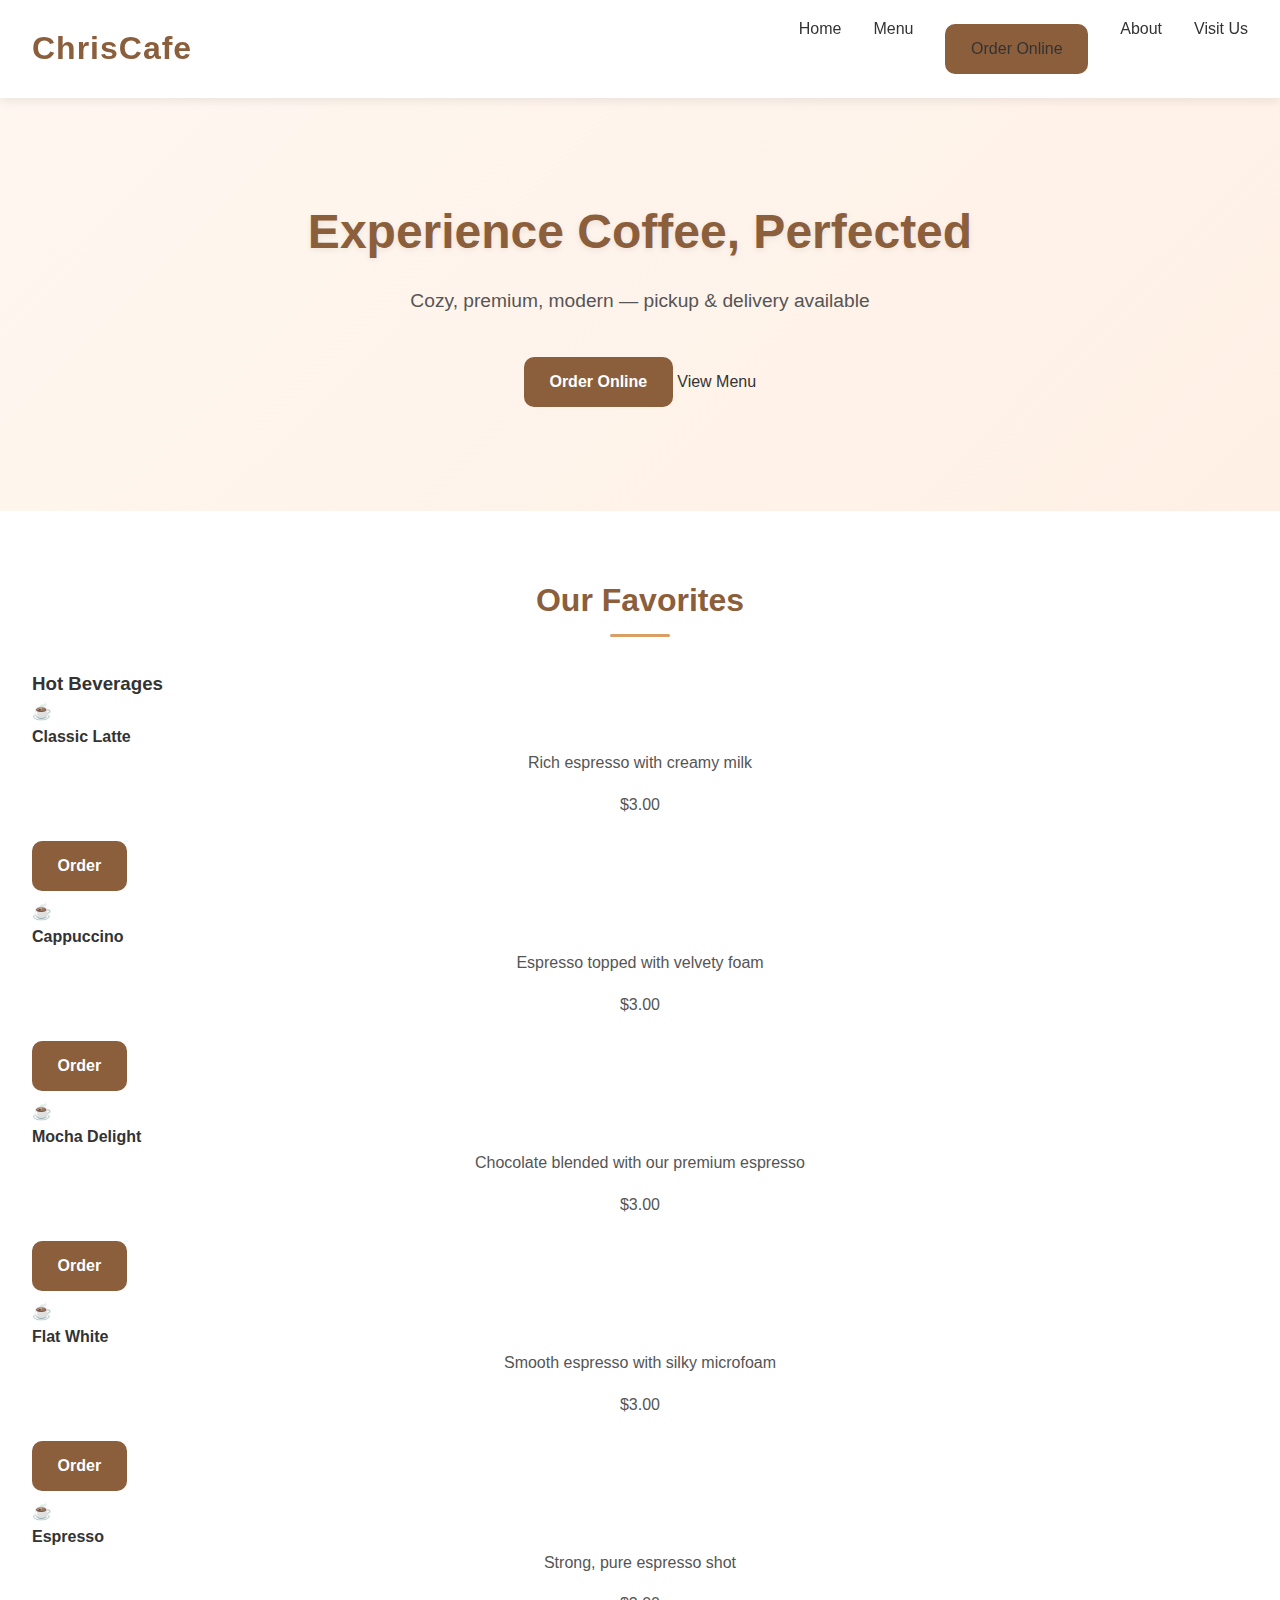
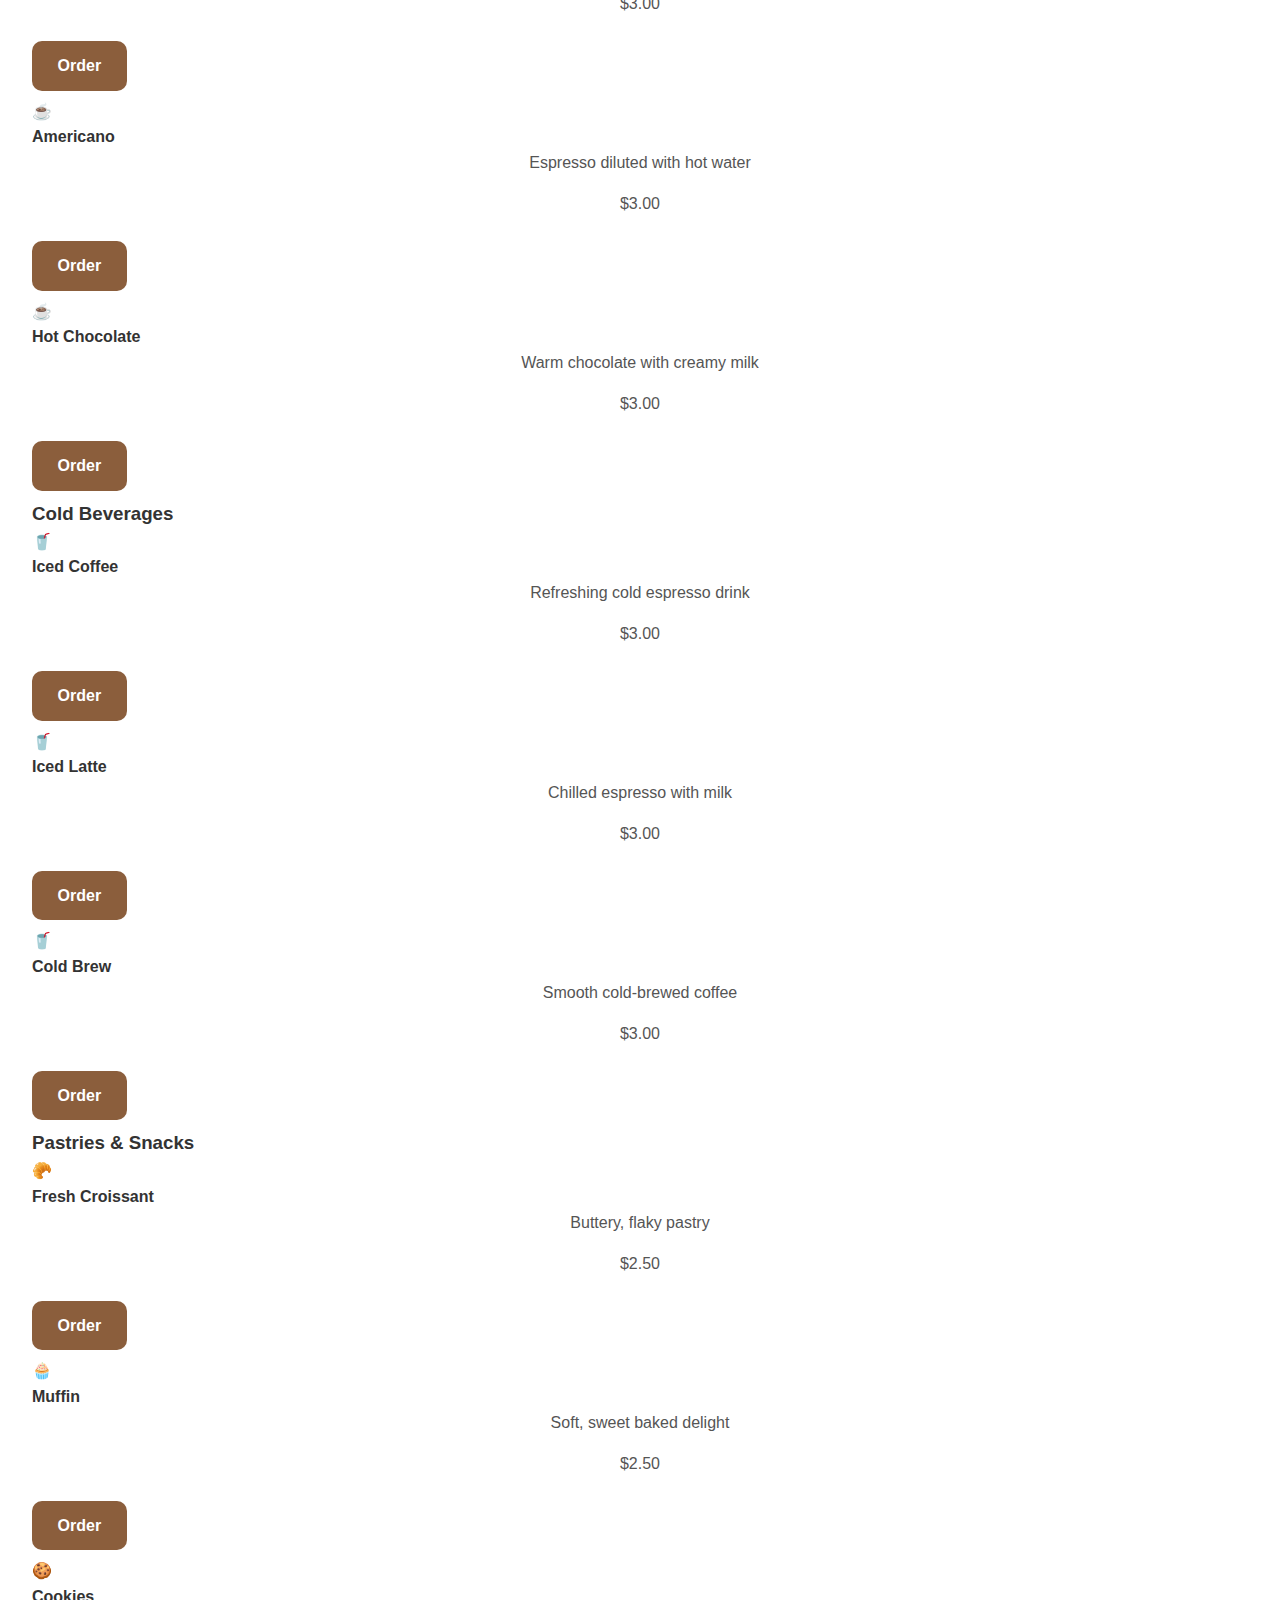
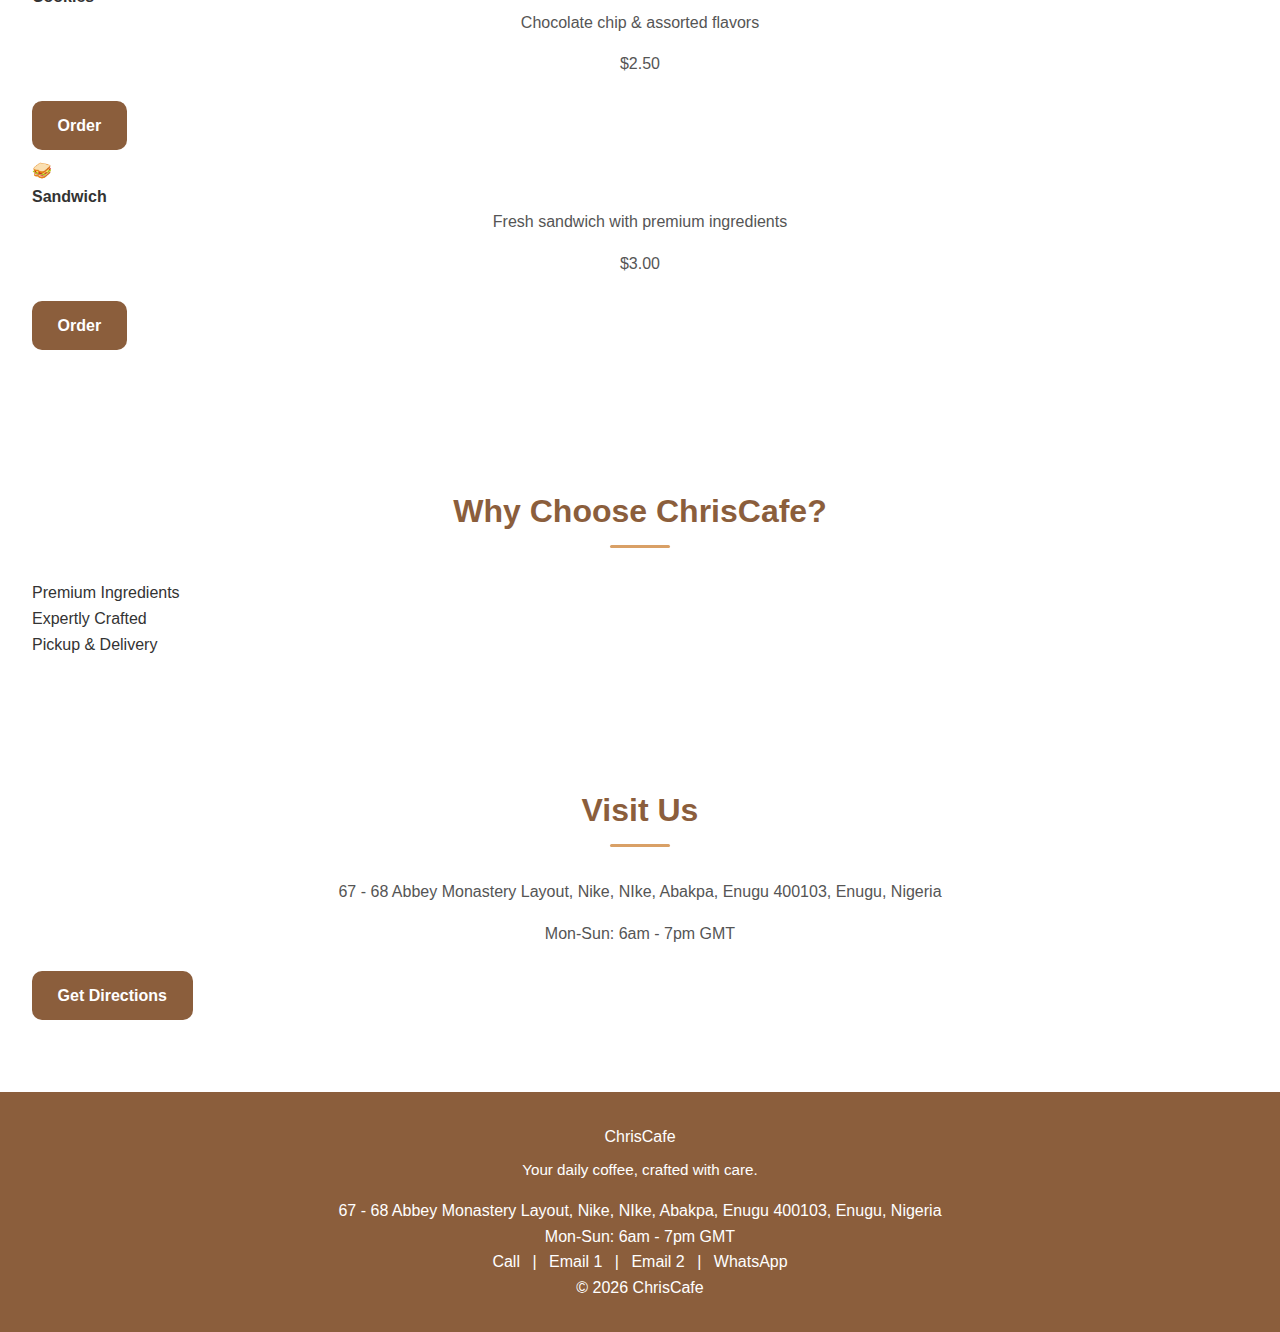
<file: index.html>
<!DOCTYPE html>
<html lang="en">
<head>
  <meta charset="UTF-8">
  <meta name="viewport" content="width=device-width, initial-scale=1.0">
  <title>ChrisCafe | Home</title>
  <link rel="stylesheet" href="assets/css/style.css">
  <meta name="description" content="ChrisCafe – Cozy, premium, modern coffee. Pickup & delivery available.">
</head>
<body>

  <!-- Header -->
  <header class="header">
    <div class="logo">ChrisCafe</div>
    <nav class="nav">
      <ul class="nav-list">
        <li><a href="index.html">Home</a></li>
        <li><a href="menu.html">Menu</a></li>
        <li><a href="order.html" class="primary-btn">Order Online</a></li>
        <li><a href="about.html">About</a></li>
        <li><a href="visit.html">Visit Us</a></li>
      </ul>
    </nav>
  </header>

  <!-- Hero Section -->
  <section class="hero">
    <div class="hero-content">
      <h1>Experience Coffee, Perfected</h1>
      <p>Cozy, premium, modern — pickup & delivery available</p>
      <a href="order.html" class="primary-btn">Order Online</a>
      <a href="menu.html" class="secondary-btn">View Menu</a>
    </div>
  </section>

  <!-- Featured Menu Section -->
  <section class="featured-menu">
    <h2>Our Favorites</h2>

    <!-- Hot Beverages -->
    <div class="menu-category">
      <h3>Hot Beverages</h3>
      <div class="products">
        <div class="product-card"><div class="product-image" aria-hidden="true">☕</div><h4>Classic Latte</h4><p>Rich espresso with creamy milk</p><p class="price">$3.00</p><a href="order.html" class="primary-btn">Order</a></div>
        <div class="product-card"><div class="product-image" aria-hidden="true">☕</div><h4>Cappuccino</h4><p>Espresso topped with velvety foam</p><p class="price">$3.00</p><a href="order.html" class="primary-btn">Order</a></div>
        <div class="product-card"><div class="product-image" aria-hidden="true">☕</div><h4>Mocha Delight</h4><p>Chocolate blended with our premium espresso</p><p class="price">$3.00</p><a href="order.html" class="primary-btn">Order</a></div>
        <div class="product-card"><div class="product-image" aria-hidden="true">☕</div><h4>Flat White</h4><p>Smooth espresso with silky microfoam</p><p class="price">$3.00</p><a href="order.html" class="primary-btn">Order</a></div>
        <div class="product-card"><div class="product-image" aria-hidden="true">☕</div><h4>Espresso</h4><p>Strong, pure espresso shot</p><p class="price">$3.00</p><a href="order.html" class="primary-btn">Order</a></div>
        <div class="product-card"><div class="product-image" aria-hidden="true">☕</div><h4>Americano</h4><p>Espresso diluted with hot water</p><p class="price">$3.00</p><a href="order.html" class="primary-btn">Order</a></div>
        <div class="product-card"><div class="product-image" aria-hidden="true">☕</div><h4>Hot Chocolate</h4><p>Warm chocolate with creamy milk</p><p class="price">$3.00</p><a href="order.html" class="primary-btn">Order</a></div>
      </div>
    </div>

    <!-- Cold Beverages -->
    <div class="menu-category">
      <h3>Cold Beverages</h3>
      <div class="products">
        <div class="product-card"><div class="product-image" aria-hidden="true">🥤</div><h4>Iced Coffee</h4><p>Refreshing cold espresso drink</p><p class="price">$3.00</p><a href="order.html" class="primary-btn">Order</a></div>
        <div class="product-card"><div class="product-image" aria-hidden="true">🥤</div><h4>Iced Latte</h4><p>Chilled espresso with milk</p><p class="price">$3.00</p><a href="order.html" class="primary-btn">Order</a></div>
        <div class="product-card"><div class="product-image" aria-hidden="true">🥤</div><h4>Cold Brew</h4><p>Smooth cold-brewed coffee</p><p class="price">$3.00</p><a href="order.html" class="primary-btn">Order</a></div>
      </div>
    </div>

    <!-- Pastries / Snacks -->
    <div class="menu-category">
      <h3>Pastries & Snacks</h3>
      <div class="products">
        <div class="product-card"><div class="product-image" aria-hidden="true">🥐</div><h4>Fresh Croissant</h4><p>Buttery, flaky pastry</p><p class="price">$2.50</p><a href="order.html" class="primary-btn">Order</a></div>
        <div class="product-card"><div class="product-image" aria-hidden="true">🧁</div><h4>Muffin</h4><p>Soft, sweet baked delight</p><p class="price">$2.50</p><a href="order.html" class="primary-btn">Order</a></div>
        <div class="product-card"><div class="product-image" aria-hidden="true">🍪</div><h4>Cookies</h4><p>Chocolate chip & assorted flavors</p><p class="price">$2.50</p><a href="order.html" class="primary-btn">Order</a></div>
        <div class="product-card"><div class="product-image" aria-hidden="true">🥪</div><h4>Sandwich</h4><p>Fresh sandwich with premium ingredients</p><p class="price">$3.00</p><a href="order.html" class="primary-btn">Order</a></div>
      </div>
    </div>
  </section>

  <!-- Why ChrisCafe Section -->
  <section class="why-chriscafe">
    <h2>Why Choose ChrisCafe?</h2>
    <div class="reasons">
      <div class="reason-card">Premium Ingredients</div>
      <div class="reason-card">Expertly Crafted</div>
      <div class="reason-card">Pickup & Delivery</div>
    </div>
  </section>

  <!-- Visit Snapshot Section -->
  <section class="visit-snapshot">
    <h2>Visit Us</h2>
    <p>67 - 68 Abbey Monastery Layout, Nike, NIke, Abakpa, Enugu 400103, Enugu, Nigeria</p>
    <p>Mon-Sun: 6am - 7pm GMT</p>
    <a href="visit.html" class="primary-btn">Get Directions</a>
  </section>

  <!-- Footer -->
  <footer class="footer">
    <div class="footer-logo">ChrisCafe</div>
    <p class="tagline">Your daily coffee, crafted with care.</p>
    <p class="address">67 - 68 Abbey Monastery Layout, Nike, NIke, Abakpa, Enugu 400103, Enugu, Nigeria</p>
    <p class="hours">Mon-Sun: 6am - 7pm GMT</p>
    <div class="contact">
      <a href="tel:+2348136612744">Call</a> | 
      <a href="mailto:onyekachichristianjoshua@gmail.com">Email 1</a> | 
      <a href="mailto:quantumchristopher2@gmail.com">Email 2</a> | 
      <a href="https://wa.me/2348083148630" target="_blank">WhatsApp</a>
    </div>
    <p>&copy; 2026 ChrisCafe</p>
  </footer>

</body>
</html>
</file>
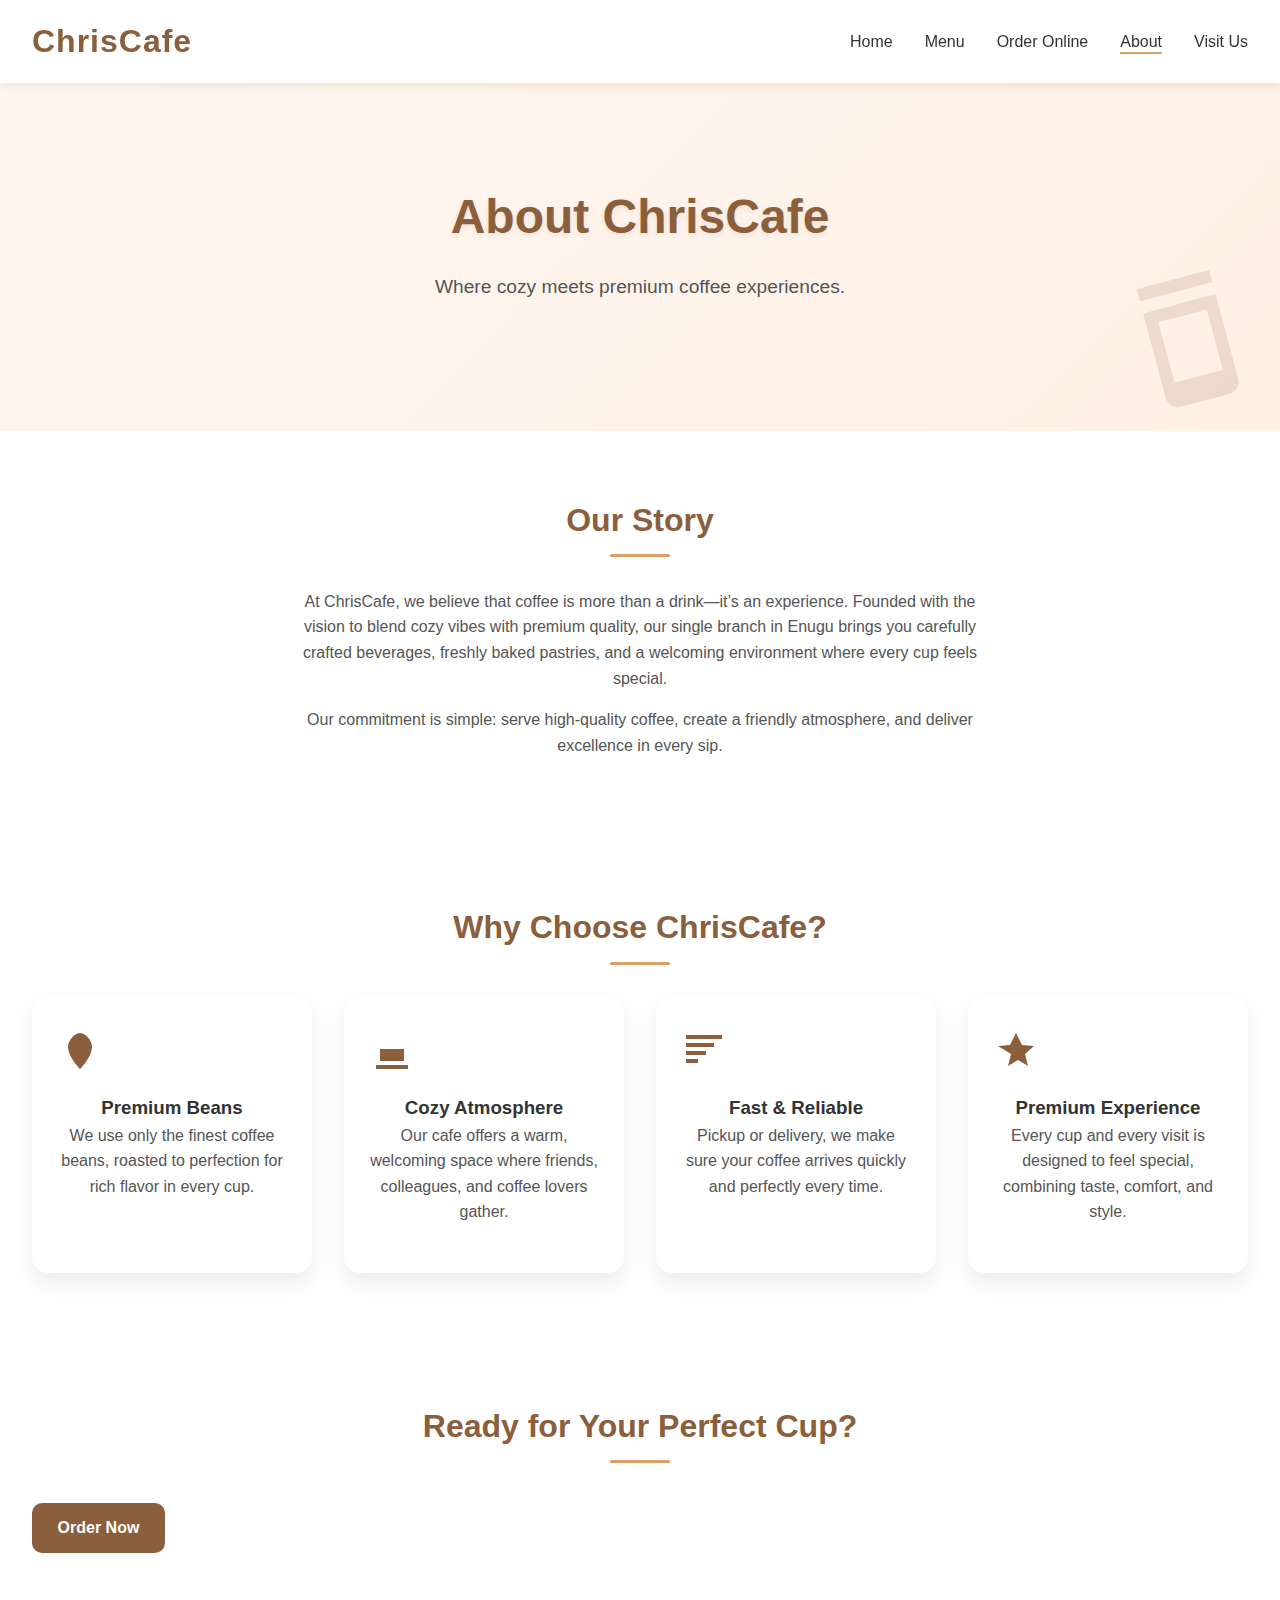
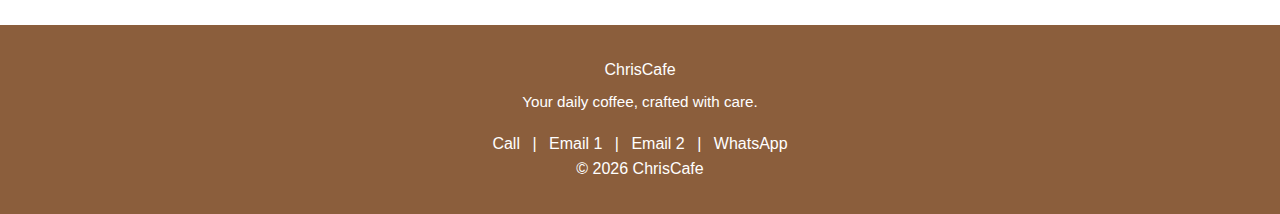
<file: about.html>
<!DOCTYPE html>
<html lang="en">
<head>
  <meta charset="UTF-8">
  <meta name="viewport" content="width=device-width, initial-scale=1.0">
  <title>ChrisCafe | About Us</title>
  <link rel="stylesheet" href="assets/css/style.css">
  <meta name="description" content="Learn about ChrisCafe – where cozy meets premium coffee. Discover our story, values, and why customers love our coffee experience.">
</head>
<body>

  <!-- Header -->
  <header class="header">
    <div class="logo">ChrisCafe</div>
    <nav class="nav">
      <ul class="nav-list">
        <li><a href="index.html">Home</a></li>
        <li><a href="menu.html">Menu</a></li>
        <li><a href="order.html">Order Online</a></li>
        <li><a href="about.html" class="active">About</a></li>
        <li><a href="visit.html">Visit Us</a></li>
      </ul>
    </nav>
  </header>

  <!-- Hero Section -->
  <section class="hero hero-about">
    <div class="hero-content">
      <h1>About ChrisCafe</h1>
      <p>Where cozy meets premium coffee experiences.</p>
      <!-- Decorative SVG -->
      <svg width="120" height="120" viewBox="0 0 24 24" aria-hidden="true">
        <path d="M6 2v2h12V2H6zm0 4v14a2 2 0 002 2h8a2 2 0 002-2V6H6zm2 2h8v10H8V8z" fill="#8B5E3C"/>
      </svg>
    </div>
  </section>

  <!-- Our Story Section -->
  <section class="story-section">
    <div class="story-container">
      <h2>Our Story</h2>
      <p>
        At ChrisCafe, we believe that coffee is more than a drink—it’s an experience. Founded with the vision to blend cozy vibes with premium quality, our single branch in Enugu brings you carefully crafted beverages, freshly baked pastries, and a welcoming environment where every cup feels special.  
      </p>
      <p>
        Our commitment is simple: serve high-quality coffee, create a friendly atmosphere, and deliver excellence in every sip.
      </p>
    </div>
  </section>

  <!-- Our Values Section -->
  <section class="values-section">
    <div class="values-container">
      <h2>Why Choose ChrisCafe?</h2>
      <div class="values-grid">
        <div class="value-item">
          <!-- SVG Icon: Coffee Bean -->
          <svg width="48" height="48" viewBox="0 0 24 24" aria-hidden="true">
            <path d="M12 2C10 2 6 5 6 9c0 4 4 9 6 11 2-2 6-7 6-11 0-4-4-7-6-7z" fill="#8B5E3C"/>
          </svg>
          <h3>Premium Beans</h3>
          <p>We use only the finest coffee beans, roasted to perfection for rich flavor in every cup.</p>
        </div>
        <div class="value-item">
          <!-- SVG Icon: Cozy Chair -->
          <svg width="48" height="48" viewBox="0 0 24 24" aria-hidden="true">
            <path d="M4 20h16v-2H4v2zm2-4h12v-6H6v6z" fill="#8B5E3C"/>
          </svg>
          <h3>Cozy Atmosphere</h3>
          <p>Our cafe offers a warm, welcoming space where friends, colleagues, and coffee lovers gather.</p>
        </div>
        <div class="value-item">
          <!-- SVG Icon: Fast Delivery -->
          <svg width="48" height="48" viewBox="0 0 24 24" aria-hidden="true">
            <path d="M3 3h18v2H3V3zm0 4h14v2H3V7zm0 4h10v2H3v-2zm0 4h6v2H3v-2z" fill="#8B5E3C"/>
          </svg>
          <h3>Fast & Reliable</h3>
          <p>Pickup or delivery, we make sure your coffee arrives quickly and perfectly every time.</p>
        </div>
        <div class="value-item">
          <!-- SVG Icon: Quality -->
          <svg width="48" height="48" viewBox="0 0 24 24" aria-hidden="true">
            <path d="M12 2l3 6 6 .5-4.5 4 1.5 6-5-3-5 3 1.5-6L3 8.5 9 8l3-6z" fill="#8B5E3C"/>
          </svg>
          <h3>Premium Experience</h3>
          <p>Every cup and every visit is designed to feel special, combining taste, comfort, and style.</p>
        </div>
      </div>
    </div>
  </section>

  <!-- Call to Action Section -->
  <section class="cta-section">
    <div class="cta-container">
      <h2>Ready for Your Perfect Cup?</h2>
      <a href="order.html" class="primary-btn">Order Now</a>
    </div>
  </section>

  <!-- Footer -->
  <footer class="footer">
    <div class="footer-logo">ChrisCafe</div>
    <p class="tagline">Your daily coffee, crafted with care.</p>
    <div class="contact">
      <a href="tel:+2347031682147">Call</a> | 
      <a href="mailto:onyekachichristianjoshua@gmail.com">Email 1</a> | 
      <a href="mailto:quantumchristopher2@gmail.com">Email 2</a> | 
      <a href="https://wa.me/2358083148630" target="_blank">WhatsApp</a>
    </div>
    <p>&copy; 2026 ChrisCafe</p>
  </footer>

</body>
</html>
</file>
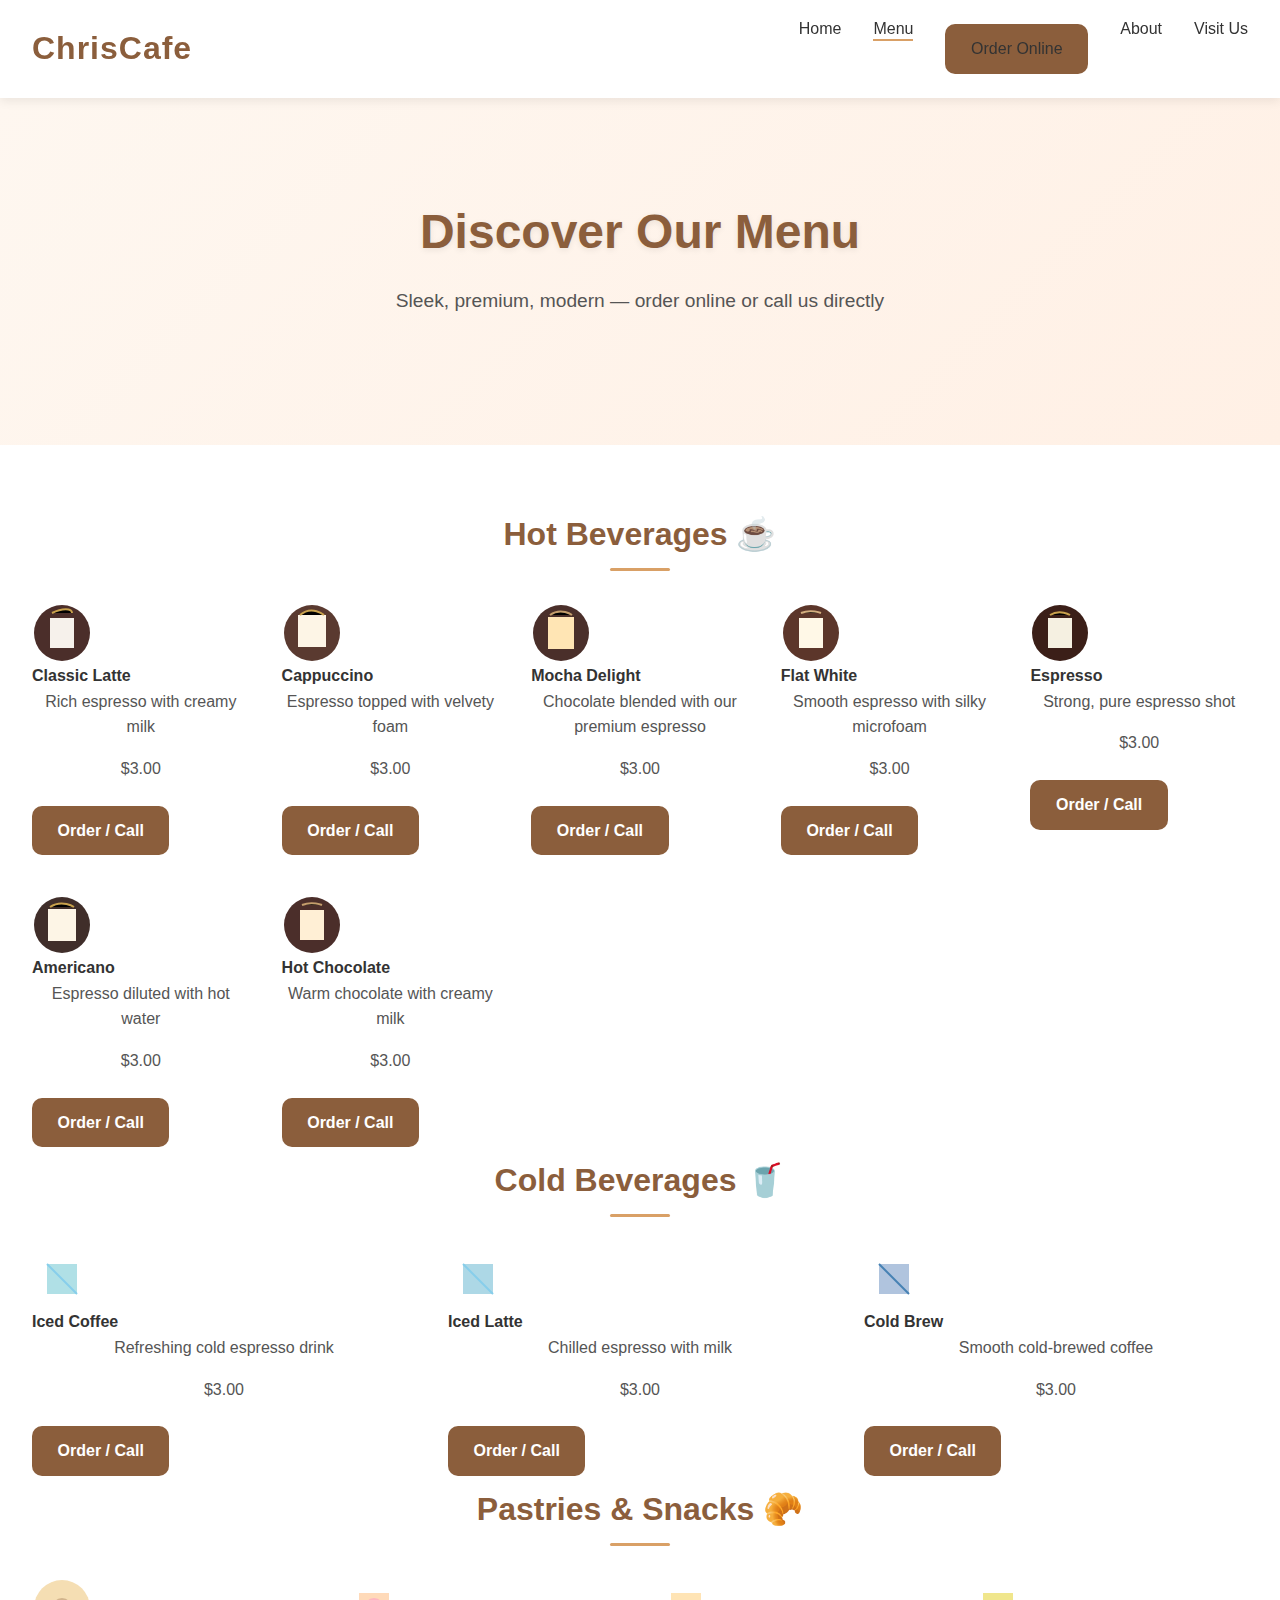
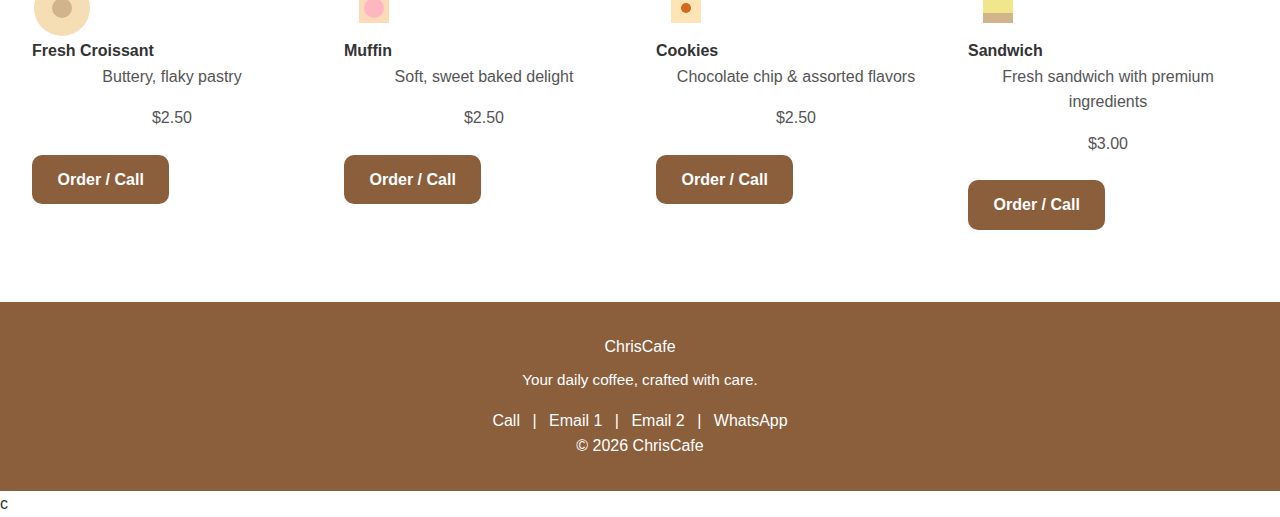
<file: menu.html>
<!DOCTYPE html>
<html lang="en">
<head>
  <meta charset="UTF-8">
  <meta name="viewport" content="width=device-width, initial-scale=1.0">
  <title>ChrisCafe | Menu</title>
  <link rel="stylesheet" href="assets/css/style.css">
  <meta name="description" content="ChrisCafe Menu – Explore our cozy, premium, modern coffee, cold drinks, and pastries. Order online or call to order.">
</head>
<body>

  <!-- Header -->
  <header class="header">
    <div class="logo">ChrisCafe</div>
    <nav class="nav">
      <ul class="nav-list">
        <li><a href="index.html">Home</a></li>
        <li><a href="menu.html" class="active">Menu</a></li>
        <li><a href="order.html" class="primary-btn">Order Online</a></li>
        <li><a href="about.html">About</a></li>
        <li><a href="visit.html">Visit Us</a></li>
      </ul>
    </nav>
  </header>

  <!-- Hero Section -->
  <section class="hero">
    <div class="hero-content">
      <h1>Discover Our Menu</h1>
      <p>Sleek, premium, modern — order online or call us directly</p>
    </div>
  </section>

  <!-- Menu Categories -->
  <section class="menu-page">

    <!-- Hot Beverages -->
    <div class="menu-category">
      <h2>Hot Beverages ☕</h2>
      <div class="menu-grid">
        <!-- Latte -->
        <div class="product-card">
          <svg class="product-image" width="60" height="60" aria-hidden="true">
            <circle cx="30" cy="30" r="28" fill="#4B2E2A"/>
            <rect x="18" y="15" width="24" height="30" fill="#F6F1EB"/>
            <path d="M20,10 C30,5 40,5 40,10" stroke="#C9A24D" stroke-width="2"/>
          </svg>
          <h4>Classic Latte</h4>
          <p>Rich espresso with creamy milk</p>
          <p class="price">$3.00</p>
          <a href="order.html" class="primary-btn">Order / Call</a>
        </div>
        <!-- Cappuccino -->
        <div class="product-card">
          <svg class="product-image" width="60" height="60" aria-hidden="true">
            <circle cx="30" cy="30" r="28" fill="#5A3A30"/>
            <rect x="16" y="12" width="28" height="32" fill="#FDF5E6"/>
            <path d="M18,12 C30,2 42,12 42,12" stroke="#C9A24D" stroke-width="2"/>
          </svg>
          <h4>Cappuccino</h4>
          <p>Espresso topped with velvety foam</p>
          <p class="price">$3.00</p>
          <a href="order.html" class="primary-btn">Order / Call</a>
        </div>
        <!-- Mocha -->
        <div class="product-card">
          <svg class="product-image" width="60" height="60" aria-hidden="true">
            <circle cx="30" cy="30" r="28" fill="#4A2F2A"/>
            <rect x="17" y="14" width="26" height="32" fill="#FFE5B4"/>
            <path d="M19,12 C30,4 41,12 41,12" stroke="#C49E6C" stroke-width="2"/>
          </svg>
          <h4>Mocha Delight</h4>
          <p>Chocolate blended with our premium espresso</p>
          <p class="price">$3.00</p>
          <a href="order.html" class="primary-btn">Order / Call</a>
        </div>
        <!-- Flat White -->
        <div class="product-card">
          <svg class="product-image" width="60" height="60" aria-hidden="true">
            <circle cx="30" cy="30" r="28" fill="#5C362A"/>
            <rect x="18" y="15" width="24" height="30" fill="#FFF8E7"/>
            <path d="M20,10 C30,6 40,10 40,10" stroke="#D4AF7F" stroke-width="2"/>
          </svg>
          <h4>Flat White</h4>
          <p>Smooth espresso with silky microfoam</p>
          <p class="price">$3.00</p>
          <a href="order.html" class="primary-btn">Order / Call</a>
        </div>
        <!-- Espresso -->
        <div class="product-card">
          <svg class="product-image" width="60" height="60" aria-hidden="true">
            <circle cx="30" cy="30" r="28" fill="#3B1F18"/>
            <rect x="18" y="15" width="24" height="30" fill="#F5F0E1"/>
            <path d="M20,12 C30,6 40,12 40,12" stroke="#C9A24D" stroke-width="2"/>
          </svg>
          <h4>Espresso</h4>
          <p>Strong, pure espresso shot</p>
          <p class="price">$3.00</p>
          <a href="order.html" class="primary-btn">Order / Call</a>
        </div>
        <!-- Americano -->
        <div class="product-card">
          <svg class="product-image" width="60" height="60" aria-hidden="true">
            <circle cx="30" cy="30" r="28" fill="#402E2A"/>
            <rect x="16" y="14" width="28" height="32" fill="#FDF5E6"/>
            <path d="M18,12 C30,4 42,12 42,12" stroke="#C9A24D" stroke-width="2"/>
          </svg>
          <h4>Americano</h4>
          <p>Espresso diluted with hot water</p>
          <p class="price">$3.00</p>
          <a href="order.html" class="primary-btn">Order / Call</a>
        </div>
        <!-- Hot Chocolate -->
        <div class="product-card">
          <svg class="product-image" width="60" height="60" aria-hidden="true">
            <circle cx="30" cy="30" r="28" fill="#4B2E2A"/>
            <rect x="18" y="15" width="24" height="30" fill="#FFEFD5"/>
            <path d="M20,10 C30,6 40,10 40,10" stroke="#C49E6C" stroke-width="2"/>
          </svg>
          <h4>Hot Chocolate</h4>
          <p>Warm chocolate with creamy milk</p>
          <p class="price">$3.00</p>
          <a href="order.html" class="primary-btn">Order / Call</a>
        </div>
      </div>
    </div>

    <!-- Cold Beverages -->
    <div class="menu-category">
      <h2>Cold Beverages 🥤</h2>
      <div class="menu-grid">
        <!-- Iced Coffee -->
        <div class="product-card">
          <svg class="product-image" width="60" height="60" aria-hidden="true">
            <rect x="15" y="15" width="30" height="30" fill="#B0E0E6"/>
            <line x1="15" y1="15" x2="45" y2="45" stroke="#87CEEB" stroke-width="2"/>
          </svg>
          <h4>Iced Coffee</h4>
          <p>Refreshing cold espresso drink</p>
          <p class="price">$3.00</p>
          <a href="order.html" class="primary-btn">Order / Call</a>
        </div>
        <!-- Iced Latte -->
        <div class="product-card">
          <svg class="product-image" width="60" height="60" aria-hidden="true">
            <rect x="15" y="15" width="30" height="30" fill="#ADD8E6"/>
            <line x1="15" y1="15" x2="45" y2="45" stroke="#87CEEB" stroke-width="2"/>
          </svg>
          <h4>Iced Latte</h4>
          <p>Chilled espresso with milk</p>
          <p class="price">$3.00</p>
          <a href="order.html" class="primary-btn">Order / Call</a>
        </div>
        <!-- Cold Brew -->
        <div class="product-card">
          <svg class="product-image" width="60" height="60" aria-hidden="true">
            <rect x="15" y="15" width="30" height="30" fill="#B0C4DE"/>
            <line x1="15" y1="15" x2="45" y2="45" stroke="#4682B4" stroke-width="2"/>
          </svg>
          <h4>Cold Brew</h4>
          <p>Smooth cold-brewed coffee</p>
          <p class="price">$3.00</p>
          <a href="order.html" class="primary-btn">Order / Call</a>
        </div>
      </div>
    </div>

    <!-- Pastries & Snacks -->
    <div class="menu-category">
      <h2>Pastries & Snacks 🥐</h2>
      <div class="menu-grid">
        <!-- Croissant -->
        <div class="product-card">
          <svg class="product-image" width="60" height="60" aria-hidden="true">
            <circle cx="30" cy="30" r="28" fill="#F5DEB3"/>
            <circle cx="30" cy="30" r="10" fill="#D2B48C"/>
          </svg>
          <h4>Fresh Croissant</h4>
          <p>Buttery, flaky pastry</p>
          <p class="price">$2.50</p>
          <a href="order.html" class="primary-btn">Order / Call</a>
        </div>
        <!-- Muffin -->
        <div class="product-card">
          <svg class="product-image" width="60" height="60" aria-hidden="true">
            <rect x="15" y="15" width="30" height="30" fill="#FFDAB9"/>
            <circle cx="30" cy="30" r="10" fill="#FFB6C1"/>
          </svg>
          <h4>Muffin</h4>
          <p>Soft, sweet baked delight</p>
          <p class="price">$2.50</p>
          <a href="order.html" class="primary-btn">Order / Call</a>
        </div>
        <!-- Cookies -->
        <div class="product-card">
          <svg class="product-image" width="60" height="60" aria-hidden="true">
            <rect x="15" y="15" width="30" height="30" fill="#FFE4B5"/>
            <circle cx="30" cy="30" r="5" fill="#D2691E"/>
          </svg>
          <h4>Cookies</h4>
          <p>Chocolate chip & assorted flavors</p>
          <p class="price">$2.50</p>
          <a href="order.html" class="primary-btn">Order / Call</a>
        </div>
        <!-- Sandwich -->
        <div class="product-card">
          <svg class="product-image" width="60" height="60" aria-hidden="true">
            <rect x="15" y="15" width="30" height="20" fill="#F0E68C"/>
            <rect x="15" y="35" width="30" height="10" fill="#D2B48C"/>
          </svg>
          <h4>Sandwich</h4>
          <p>Fresh sandwich with premium ingredients</p>
          <p class="price">$3.00</p>
          <a href="order.html" class="primary-btn">Order / Call</a>
        </div>
      </div>
    </div>

  </section>

  <!-- Footer -->
  <footer class="footer">
    <div class="footer-logo">ChrisCafe</div>
    <p class="tagline">Your daily coffee, crafted with care.</p>
    <div class="contact">
      <a href="tel:+2348136612744">Call</a> | 
      <a href="mailto:onyekachichristianjoshua@gmail.com">Email 1</a> | 
      <a href="mailto:quantumchristopher2@gmail.com">Email 2</a> | 
      <a href="https://wa.me/2348083148630" target="_blank">WhatsApp</a>
    </div>
    <p>&copy; 2026 ChrisCafe</p>
  </footer>

</body>
</html>c
</file>
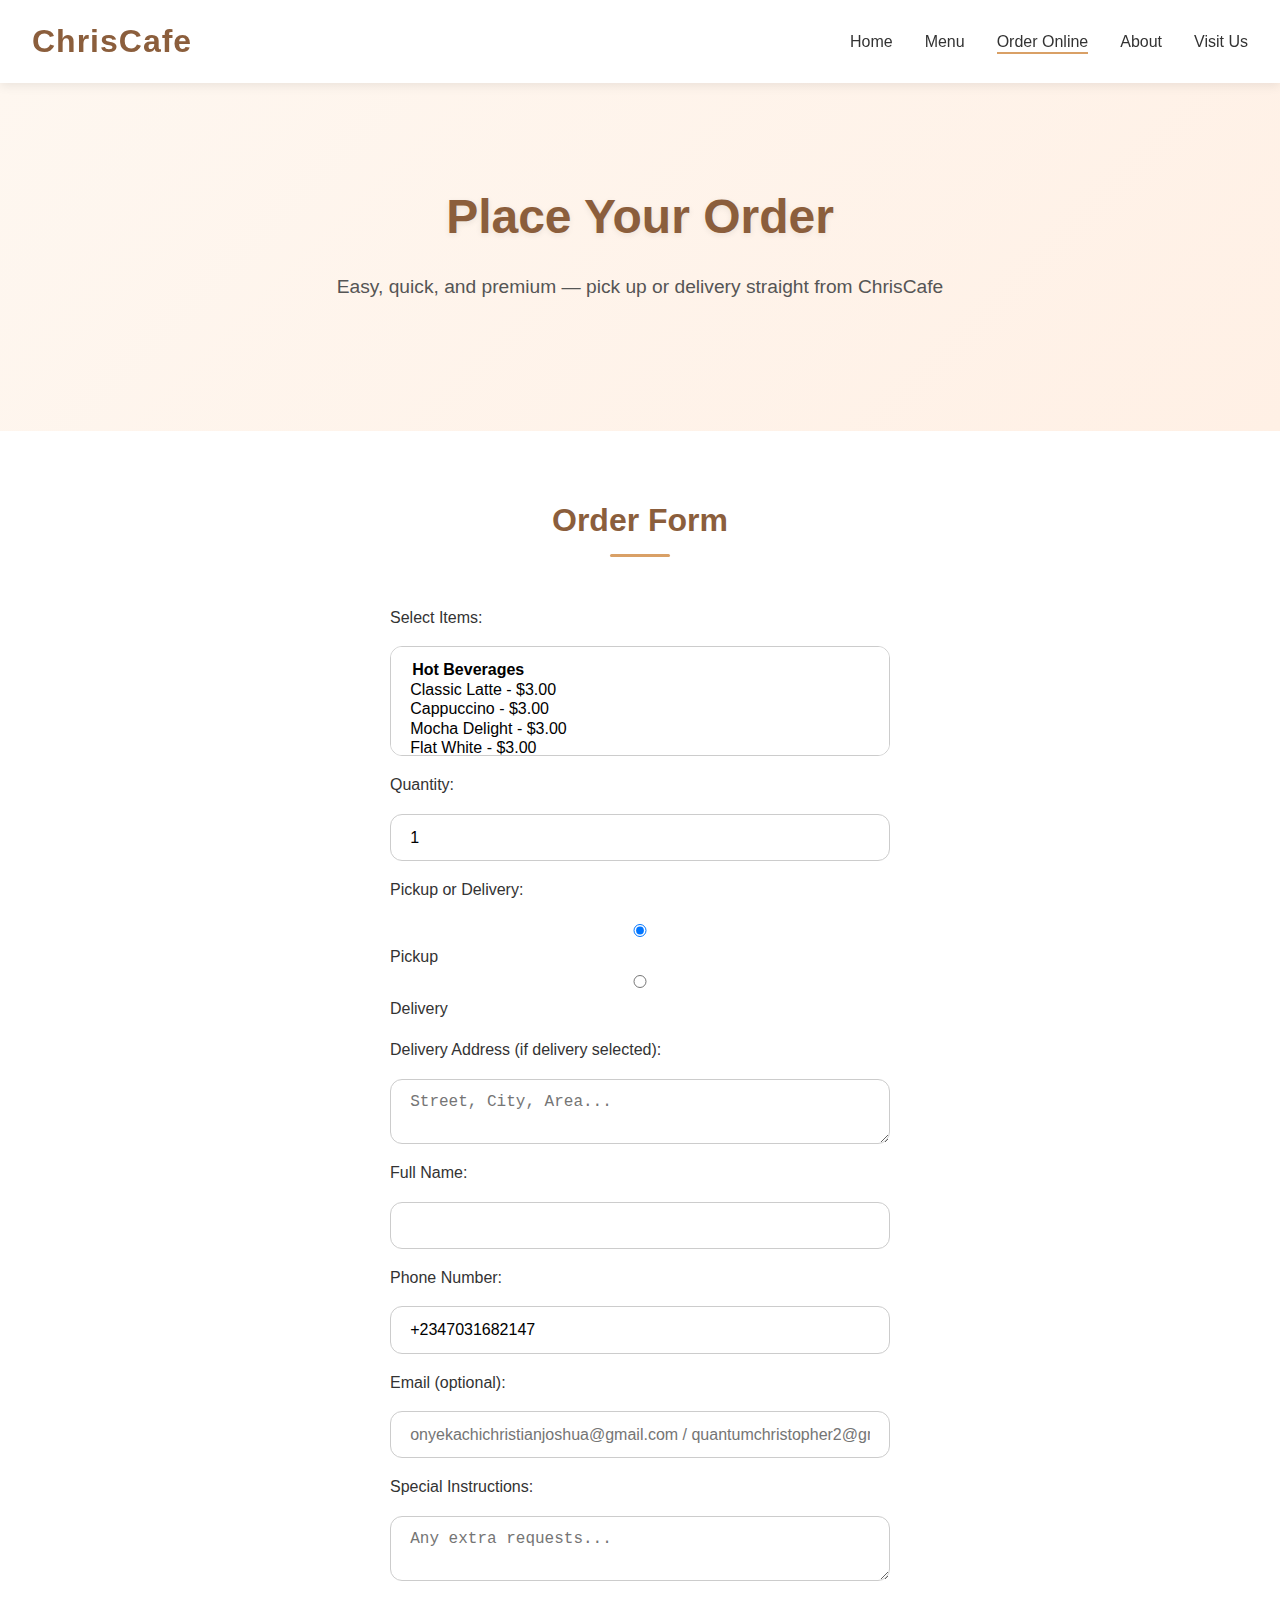
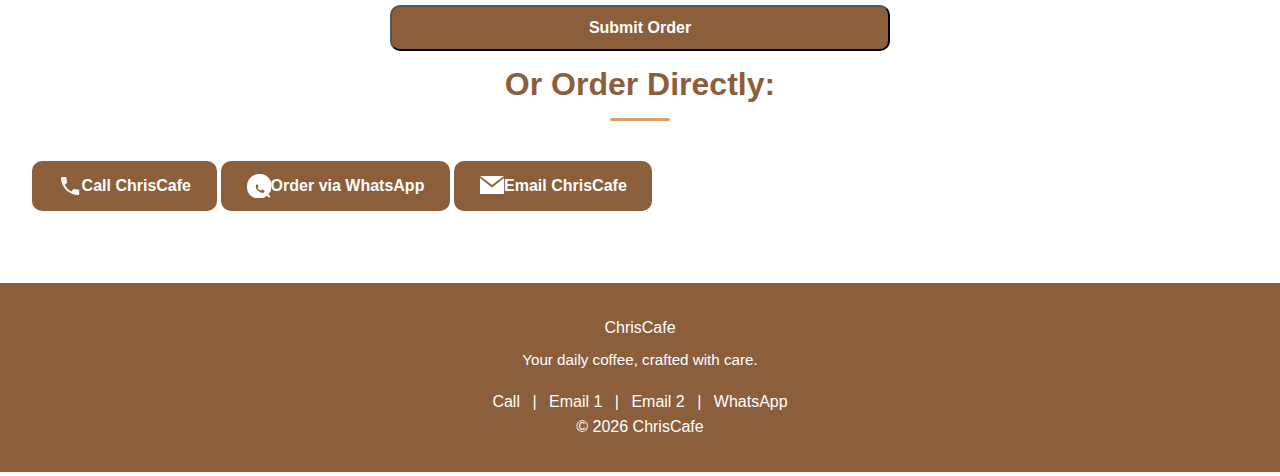
<file: order.html>
<!DOCTYPE html>
<html lang="en">
<head>
  <meta charset="UTF-8">
  <meta name="viewport" content="width=device-width, initial-scale=1.0">
  <title>ChrisCafe | Order Online</title>
  <link rel="stylesheet" href="assets/css/style.css">
  <meta name="description" content="Order online from ChrisCafe – select your coffee, snacks, and beverages for pickup or delivery. Call, WhatsApp, or email to place your order.">
</head>
<body>

  <!-- Header -->
  <header class="header">
    <div class="logo">ChrisCafe</div>
    <nav class="nav">
      <ul class="nav-list">
        <li><a href="index.html">Home</a></li>
        <li><a href="menu.html">Menu</a></li>
        <li><a href="order.html" class="active">Order Online</a></li>
        <li><a href="about.html">About</a></li>
        <li><a href="visit.html">Visit Us</a></li>
      </ul>
    </nav>
  </header>

  <!-- Hero Section -->
  <section class="hero hero-order">
    <div class="hero-content">
      <h1>Place Your Order</h1>
      <p>Easy, quick, and premium — pick up or delivery straight from ChrisCafe</p>
    </div>
  </section>

  <!-- Order Form Section -->
  <section class="order-section">
    <div class="order-container">

      <!-- Form -->
      <form class="order-form" action="mailto:onyekachichristianjoshua@gmail.com,quantumchristopher2@gmail.com" method="post" enctype="text/plain">
        <h2>Order Form</h2>

        <!-- Items Selection -->
        <label for="items">Select Items:</label>
        <select id="items" name="items" multiple required>
          <optgroup label="Hot Beverages">
            <option value="Classic Latte">Classic Latte - $3.00</option>
            <option value="Cappuccino">Cappuccino - $3.00</option>
            <option value="Mocha Delight">Mocha Delight - $3.00</option>
            <option value="Flat White">Flat White - $3.00</option>
            <option value="Espresso">Espresso - $3.00</option>
            <option value="Americano">Americano - $3.00</option>
            <option value="Hot Chocolate">Hot Chocolate - $3.00</option>
          </optgroup>
          <optgroup label="Cold Beverages">
            <option value="Iced Coffee">Iced Coffee - $3.00</option>
            <option value="Iced Latte">Iced Latte - $3.00</option>
            <option value="Cold Brew">Cold Brew - $3.00</option>
          </optgroup>
          <optgroup label="Pastries & Snacks">
            <option value="Croissant">Croissant - $2.50</option>
            <option value="Muffin">Muffin - $2.50</option>
            <option value="Cookies">Cookies - $2.50</option>
            <option value="Sandwich">Sandwich - $3.00</option>
          </optgroup>
        </select>

        <!-- Quantity -->
        <label for="quantity">Quantity:</label>
        <input type="number" id="quantity" name="quantity" min="1" value="1" required>

        <!-- Pickup / Delivery -->
        <label>Pickup or Delivery:</label>
        <div class="pickup-delivery">
          <input type="radio" id="pickup" name="delivery" value="Pickup" checked>
          <label for="pickup">Pickup</label>
          <input type="radio" id="delivery" name="delivery" value="Delivery">
          <label for="delivery">Delivery</label>
        </div>

        <!-- Address (only if Delivery) -->
        <label for="address">Delivery Address (if delivery selected):</label>
        <textarea id="address" name="address" placeholder="Street, City, Area..." rows="2"></textarea>

        <!-- Contact Info -->
        <label for="name">Full Name:</label>
        <input type="text" id="name" name="name" required>

        <label for="phone">Phone Number:</label>
        <input type="tel" id="phone" name="phone" value="+2347031682147" required>

        <label for="email">Email (optional):</label>
        <input type="email" id="email" name="email" placeholder="onyekachichristianjoshua@gmail.com / quantumchristopher2@gmail.com">

        <!-- Special Instructions -->
        <label for="notes">Special Instructions:</label>
        <textarea id="notes" name="notes" placeholder="Any extra requests..." rows="2"></textarea>

        <!-- Submit -->
        <button type="submit" class="primary-btn">Submit Order</button>
      </form>

      <!-- Alternative Order Methods -->
      <aside class="order-alternatives">
        <h2>Or Order Directly:</h2>
        <div class="contact-buttons">
          <a href="tel:+2347031682147" class="contact-btn">
            <!-- Phone SVG -->
            <svg width="24" height="24" aria-hidden="true">
              <path d="M6.62 10.79a15.053 15.053 0 006.59 6.59l2.2-2.2a1 1 0 011.11-.21 11.72 11.72 0 003.7.6 1 1 0 011 1V20a1 1 0 01-1 1C10.92 21 3 13.08 3 4a1 1 0 011-1h3.5a1 1 0 011 1c0 1.28.21 2.52.6 3.7a1 1 0 01-.21 1.11l-2.27 2.27z" fill="#fff"/>
            </svg>
            Call ChrisCafe
          </a>

          <a href="https://wa.me/2358083148630" target="_blank" class="contact-btn">
            <!-- WhatsApp SVG -->
            <svg width="24" height="24" aria-hidden="true">
              <path d="M12 0C5.37 0 0 5.37 0 12a12 12 0 0019.78 9.83l.22-.13 2.12 2.12 1.42-1.42-2.12-2.12.13-.22A12 12 0 0012 0zm6.3 17.18c-.27.77-1.57 1.47-2.16 1.56-.58.09-1.39.13-3.09-.59-2.04-.85-3.35-2.96-3.45-3.08-.1-.12-.83-1.24-.83-2.37s.48-1.77.65-2.01c.17-.24.38-.31.56-.31.14 0 .27 0 .39.01.13.01.31-.05.48.36.16.41.54 1.42.59 1.52.05.1.08.22-.02.36-.1.14-.15.24-.29.38-.14.14-.29.31-.41.42-.13.12-.27.26-.15.49.13.23.59.96 1.27 1.55.88.73 1.62.95 1.85 1.06.23.11.36.09.49-.05.13-.13.55-.64.69-.86.13-.22.27-.18.45-.11.18.06 1.17.55 1.37.65.2.1.33.15.38.24.05.09.05.53-.22 1.3z" fill="#fff"/>
            </svg>
            Order via WhatsApp
          </a>

          <a href="mailto:onyekachichristianjoshua@gmail.com?cc=quantumchristopher2@gmail.com&subject=ChrisCafe%20Order" class="contact-btn">
            <!-- Email SVG -->
            <svg width="24" height="24" aria-hidden="true">
              <path d="M12 13.5L0 4V20h24V4L12 13.5zM12 11L24 2H0l12 9z" fill="#fff"/>
            </svg>
            Email ChrisCafe
          </a>
        </div>
      </aside>

    </div>
  </section>

  <!-- Footer -->
  <footer class="footer">
    <div class="footer-logo">ChrisCafe</div>
    <p class="tagline">Your daily coffee, crafted with care.</p>
    <div class="contact">
      <a href="tel:+2347031682147">Call</a> | 
      <a href="mailto:onyekachichristianjoshua@gmail.com">Email 1</a> | 
      <a href="mailto:quantumchristopher2@gmail.com">Email 2</a> | 
      <a href="https://wa.me/2358083148630" target="_blank">WhatsApp</a>
    </div>
    <p>&copy; 2026 ChrisCafe</p>
  </footer>

</body>
</html>
</file>
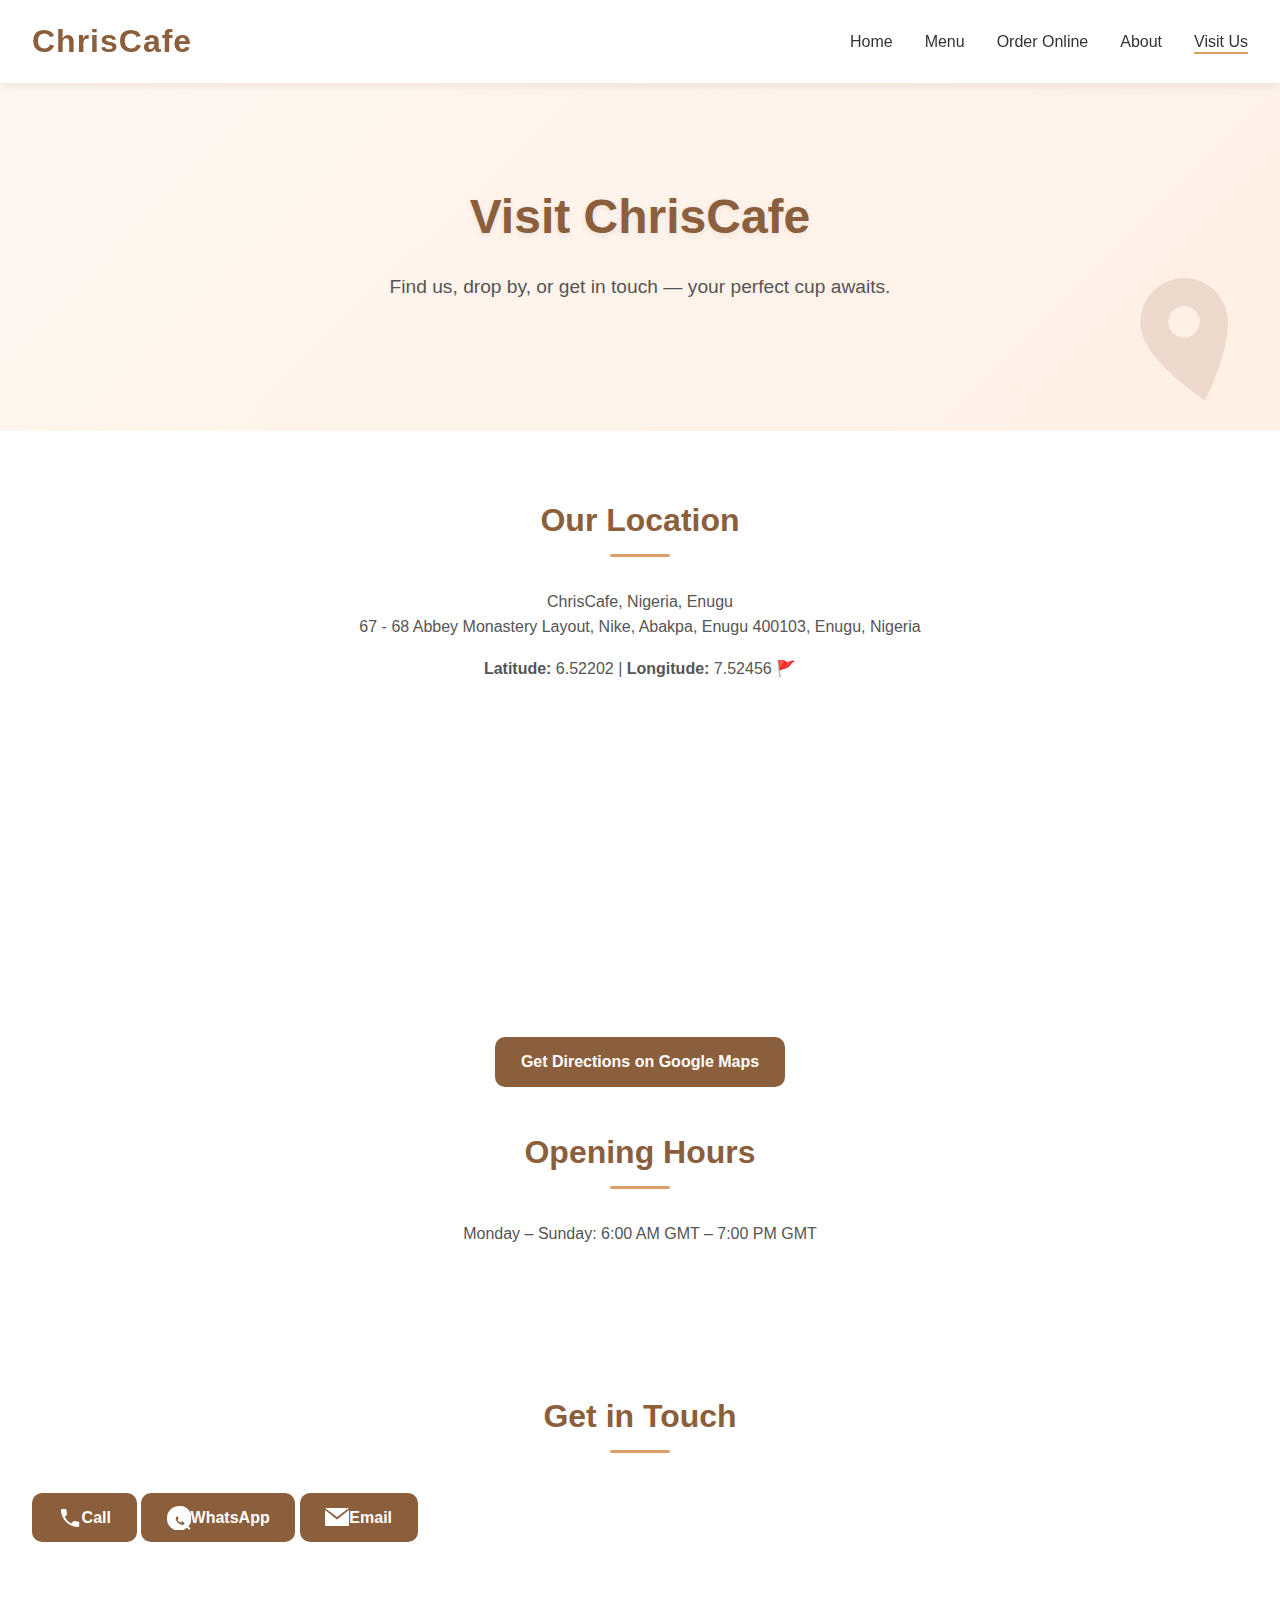
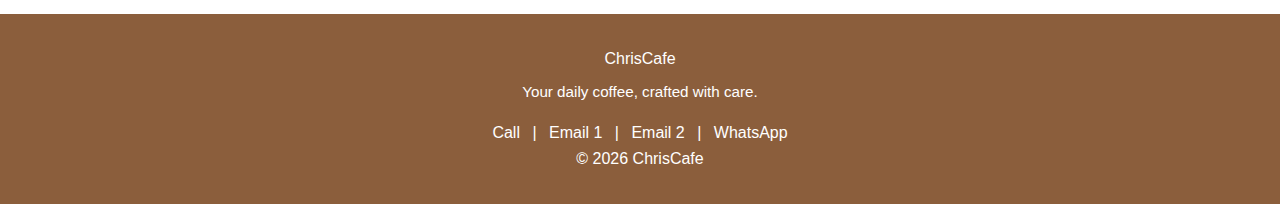
<file: visit.html>
<!DOCTYPE html>
<html lang="en">
<head>
  <meta charset="UTF-8">
  <meta name="viewport" content="width=device-width, initial-scale=1.0">
  <title>ChrisCafe | Visit Us</title>
  <link rel="stylesheet" href="assets/css/style.css">
  <meta name="description" content="Visit ChrisCafe in Enugu. Find our address, opening hours, and get in touch via phone, email, or WhatsApp.">
</head>
<body>

  <!-- Header -->
  <header class="header">
    <div class="logo">ChrisCafe</div>
    <nav class="nav">
      <ul class="nav-list">
        <li><a href="index.html">Home</a></li>
        <li><a href="menu.html">Menu</a></li>
        <li><a href="order.html">Order Online</a></li>
        <li><a href="about.html">About</a></li>
        <li><a href="visit.html" class="active">Visit Us</a></li>
      </ul>
    </nav>
  </header>

  <!-- Hero Section -->
  <section class="hero hero-visit">
    <div class="hero-content">
      <h1>Visit ChrisCafe</h1>
      <p>Find us, drop by, or get in touch — your perfect cup awaits.</p>
      <!-- Decorative SVG -->
      <svg width="120" height="120" viewBox="0 0 24 24" aria-hidden="true">
        <path d="M12 2C8.13 2 5 5.13 5 9c0 5.25 7 13 7 13s7-7.75 7-13c0-3.87-3.13-7-7-7zm0 9.5c-1.38 0-2.5-1.12-2.5-2.5S10.62 6.5 12 6.5 14.5 7.62 14.5 9 13.38 11.5 12 11.5z" fill="#8B5E3C"/>
      </svg>
    </div>
  </section>

  <!-- Location & Hours Section -->
  <section class="location-section">
    <div class="location-container">
      <h2>Our Location</h2>
      <p>
        ChrisCafe, Nigeria, Enugu<br>
        67 - 68 Abbey Monastery Layout, Nike, Abakpa, Enugu 400103, Enugu, Nigeria
      </p>
      <p><strong>Latitude:</strong> 6.52202 | <strong>Longitude:</strong> 7.52456 🚩</p>

      <!-- Embedded Google Map -->
      <div class="map-container">
        <a href="https://www.google.com/maps/search/?api=1&query=6.52202,7.52456" target="_blank" class="map-link">
          <iframe
            src="https://www.google.com/maps/embed?pb=!1m18!1m12!1m3!1d3958.805271560526!2d7.52456!3d6.52202!2m3!1f0!2f0!3f0!3m2!1i1024!2i768!4f13.1!3m3!1m2!1s0x1046c3f78f1e6dcd%3A0x123456789abcdef!2sChrisCafe!5e0!3m2!1sen!2sng!4v1700000000000!5m2!1sen!2sng"
            width="100%" height="300" style="border:0;" allowfullscreen="" loading="lazy"
            referrerpolicy="no-referrer-when-downgrade"></iframe>
        </a>
        <p><a href="https://www.google.com/maps/search/?api=1&query=6.52202,7.52456" target="_blank" class="directions-btn">Get Directions on Google Maps</a></p>
      </div>

      <h2>Opening Hours</h2>
      <p>Monday – Sunday: 6:00 AM GMT – 7:00 PM GMT</p>
    </div>
  </section>

  <!-- Contact Section -->
  <section class="contact-section">
    <div class="contact-container">
      <h2>Get in Touch</h2>
      <div class="contact-buttons">
        <a href="tel:+2347031682147" class="contact-btn">
          <!-- Phone SVG -->
          <svg width="24" height="24" aria-hidden="true">
            <path d="M6.62 10.79a15.053 15.053 0 006.59 6.59l2.2-2.2a1 1 0 011.11-.21 11.72 11.72 0 003.7.6 1 1 0 011 1V20a1 1 0 01-1 1C10.92 21 3 13.08 3 4a1 1 0 011-1h3.5a1 1 0 011 1c0 1.28.21 2.52.6 3.7a1 1 0 01-.21 1.11l-2.27 2.27z" fill="#fff"/>
          </svg>
          Call
        </a>
        <a href="https://wa.me/2358083148630" target="_blank" class="contact-btn">
          <!-- WhatsApp SVG -->
          <svg width="24" height="24" aria-hidden="true">
            <path d="M12 0C5.37 0 0 5.37 0 12a12 12 0 0019.78 9.83l.22-.13 2.12 2.12 1.42-1.42-2.12-2.12.13-.22A12 12 0 0012 0zm6.3 17.18c-.27.77-1.57 1.47-2.16 1.56-.58.09-1.39.13-3.09-.59-2.04-.85-3.35-2.96-3.45-3.08-.1-.12-.83-1.24-.83-2.37s.48-1.77.65-2.01c.17-.24.38-.31.56-.31.14 0 .27 0 .39.01.13.01.31-.05.48.36.16.41.54 1.42.59 1.52.05.1.08.22-.02.36-.1.14-.15.24-.29.38-.14.14-.29.31-.41.42-.13.12-.27.26-.15.49.13.23.59.96 1.27 1.55.88.73 1.62.95 1.85 1.06.23.11.36.09.49-.05.13-.13.55-.64.69-.86.13-.22.27-.18.45-.11.18.06 1.17.55 1.37.65.2.1.33.15.38.24.05.09.05.53-.22 1.3z" fill="#fff"/>
          </svg>
          WhatsApp
        </a>
        <a href="mailto:onyekachichristianjoshua@gmail.com?cc=quantumchristopher2@gmail.com&subject=ChrisCafe%20Inquiry" class="contact-btn">
          <!-- Email SVG -->
          <svg width="24" height="24" aria-hidden="true">
            <path d="M12 13.5L0 4V20h24V4L12 13.5zM12 11L24 2H0l12 9z" fill="#fff"/>
          </svg>
          Email
        </a>
      </div>
    </div>
  </section>

  <!-- Footer -->
  <footer class="footer">
    <div class="footer-logo">ChrisCafe</div>
    <p class="tagline">Your daily coffee, crafted with care.</p>
    <div class="contact">
      <a href="tel:+2347031682147">Call</a> | 
      <a href="mailto:onyekachichristianjoshua@gmail.com">Email 1</a> | 
      <a href="mailto:quantumchristopher2@gmail.com">Email 2</a> | 
      <a href="https://wa.me/2358083148630" target="_blank">WhatsApp</a>
    </div>
    <p>&copy; 2026 ChrisCafe</p>
  </footer>

</body>
</html>
</file>
<file: assets/css/style.css>
/* ============================= */
/* Global Styles */
/* ============================= */
* {
  margin: 0;
  padding: 0;
  box-sizing: border-box;
}

body {
  font-family: 'Poppins', sans-serif;
  line-height: 1.6;
  color: #333;
  background-color: #fff;
  scroll-behavior: smooth;
}

a {
  text-decoration: none;
  color: inherit;
}

img, svg {
  display: block;
  max-width: 100%;
  transition: transform 0.3s;
}

/* ============================= */
/* Header & Navigation */
/* ============================= */
.header {
  display: flex;
  justify-content: space-between;
  align-items: center;
  padding: 1rem 2rem;
  background-color: #fff;
  box-shadow: 0 3px 10px rgba(0,0,0,0.08);
  position: sticky;
  top: 0;
  z-index: 100;
}

.header .logo {
  font-size: 2rem;
  font-weight: 700;
  color: #8B5E3C;
  letter-spacing: 1px;
}

.nav .nav-list {
  list-style: none;
  display: flex;
  gap: 2rem;
}

.nav .nav-list li a {
  font-weight: 500;
  color: #333;
  position: relative;
}

.nav .nav-list li a::after {
  content: '';
  position: absolute;
  width: 0;
  height: 2px;
  bottom: -4px;
  left: 0;
  background-color: #D9A066;
  transition: width 0.3s;
}

.nav .nav-list li a:hover::after,
.nav .nav-list li a.active::after {
  width: 100%;
}

/* ============================= */
/* Hero Sections */
/* ============================= */
.hero {
  display: flex;
  justify-content: center;
  align-items: center;
  text-align: center;
  padding: 6rem 2rem;
  position: relative;
  background: linear-gradient(135deg, #fef7f0, #fff0e5);
  overflow: hidden;
}

.hero h1 {
  font-size: 3rem;
  color: #8B5E3C;
  margin-bottom: 1rem;
  text-shadow: 0 2px 6px rgba(0,0,0,0.08);
}

.hero p {
  font-size: 1.2rem;
  color: #555;
  margin-bottom: 2rem;
}

.hero svg {
  position: absolute;
  bottom: 1rem;
  right: 1rem;
  width: 150px;
  height: 150px;
  opacity: 0.15;
  transform: rotate(-15deg);
}

/* SVG hover effect */
svg:hover {
  transform: scale(1.05) rotate(-15deg);
}

/* ============================= */
/* Sections */
section {
  padding: 4rem 2rem;
}

section h2 {
  font-size: 2rem;
  color: #8B5E3C;
  text-align: center;
  margin-bottom: 2rem;
  position: relative;
}

section h2::after {
  content: '';
  display: block;
  width: 60px;
  height: 3px;
  background-color: #D9A066;
  margin: 0.5rem auto 0 auto;
  border-radius: 2px;
}

section p {
  color: #555;
  text-align: center;
  max-width: 700px;
  margin: 0 auto 1rem auto;
}

/* ============================= */
/* Values / Features Grid (About) */
.values-grid {
  display: grid;
  grid-template-columns: repeat(auto-fit, minmax(220px, 1fr));
  gap: 2rem;
  margin-top: 2rem;
}

.value-item {
  background-color: #fff;
  border-radius: 16px;
  padding: 2rem 1.5rem;
  box-shadow: 0 10px 25px rgba(0,0,0,0.08);
  text-align: center;
  transition: transform 0.4s, box-shadow 0.4s;
}

.value-item:hover {
  transform: translateY(-8px);
  box-shadow: 0 15px 35px rgba(0,0,0,0.12);
}

.value-item svg {
  margin-bottom: 1rem;
  fill: #8B5E3C;
  width: 48px;
  height: 48px;
}

/* ============================= */
/* Menu Grid */
.menu-grid {
  display: grid;
  grid-template-columns: repeat(auto-fit, minmax(180px, 1fr));
  gap: 2rem;
  margin-top: 2rem;
}

.menu-item {
  background-color: #fff;
  border-radius: 16px;
  padding: 1.5rem;
  box-shadow: 0 10px 25px rgba(0,0,0,0.08);
  text-align: center;
  transition: transform 0.4s, box-shadow 0.4s;
}

.menu-item:hover {
  transform: translateY(-5px);
  box-shadow: 0 15px 35px rgba(0,0,0,0.12);
}

.menu-item svg {
  margin-bottom: 1rem;
  fill: #8B5E3C;
  width: 60px;
  height: 60px;
}

.menu-item h3 {
  font-size: 1.3rem;
  margin-bottom: 0.5rem;
  color: #8B5E3C;
}

.menu-item p {
  font-size: 0.95rem;
  color: #555;
  margin-bottom: 0.5rem;
}

.menu-item .price {
  font-weight: 600;
  color: #D9A066;
  font-size: 1.1rem;
}

/* ============================= */
/* CTA Buttons */
.primary-btn, .contact-btn, .directions-btn {
  display: inline-flex;
  align-items: center;
  justify-content: center;
  background-color: #8B5E3C;
  color: #fff;
  padding: 0.75rem 1.6rem;
  border-radius: 10px;
  font-weight: 600;
  font-size: 1rem;
  transition: all 0.3s;
  margin: 0.5rem 0;
  text-align: center;
}

.primary-btn:hover,
.contact-btn:hover,
.directions-btn:hover {
  background-color: #D9A066;
  transform: scale(1.08);
}

/* ============================= */
/* Forms */
form {
  max-width: 500px;
  margin: 0 auto;
  display: flex;
  flex-direction: column;
  gap: 1rem;
}

input, select, textarea {
  padding: 0.85rem 1.2rem;
  border-radius: 12px;
  border: 1px solid #ccc;
  font-size: 1rem;
  width: 100%;
  transition: border-color 0.3s, box-shadow 0.3s;
}

input:focus, select:focus, textarea:focus {
  outline: none;
  border-color: #8B5E3C;
  box-shadow: 0 0 8px rgba(139,94,60,0.3);
}

/* ============================= */
/* Map Section */
.map-container {
  margin: 2rem 0;
  text-align: center;
}

.map-link iframe {
  border-radius: 16px;
  pointer-events: none; /* prevents iframe scroll */
  transition: transform 0.3s;
}

.map-link:hover iframe {
  transform: scale(1.02);
}

.directions-btn {
  display: inline-block;
  margin-top: 1rem;
}

/* ============================= */
/* Footer */
.footer {
  background-color: #8B5E3C;
  color: #fff;
  text-align: center;
  padding: 2rem 1rem;
}

.footer a {
  color: #fff;
  margin: 0 0.5rem;
  transition: color 0.3s;
}

.footer a:hover {
  color: #D9A066;
}

.footer .tagline {
  font-size: 0.95rem;
  margin: 0.5rem 0 1rem 0;
}

/* ============================= */
/* Responsive Adjustments */
@media (max-width: 768px) {
  .nav .nav-list {
    flex-direction: column;
    gap: 1rem;
    align-items: center;
  }
  .hero {
    padding: 4rem 1rem;
  }
  .menu-grid, .values-grid {
    grid-template-columns: 1fr;
  }
}
</file>
